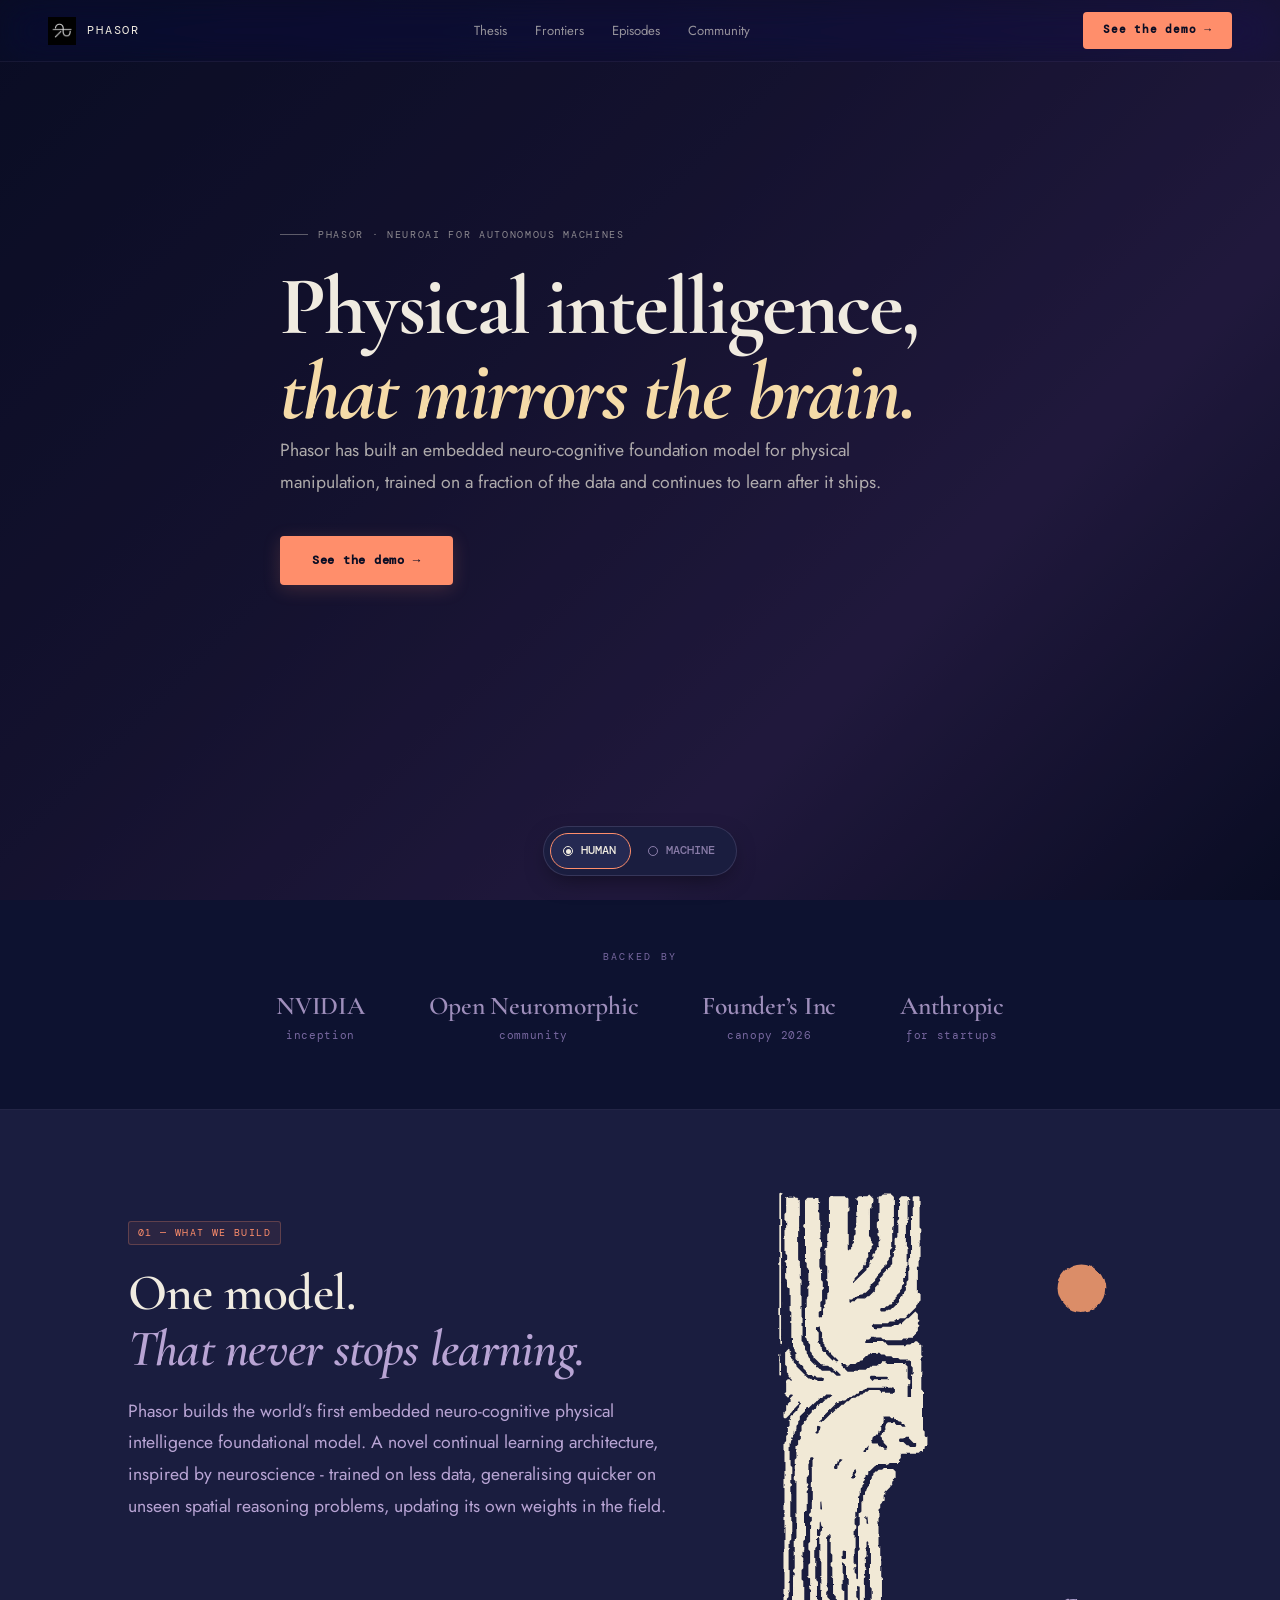
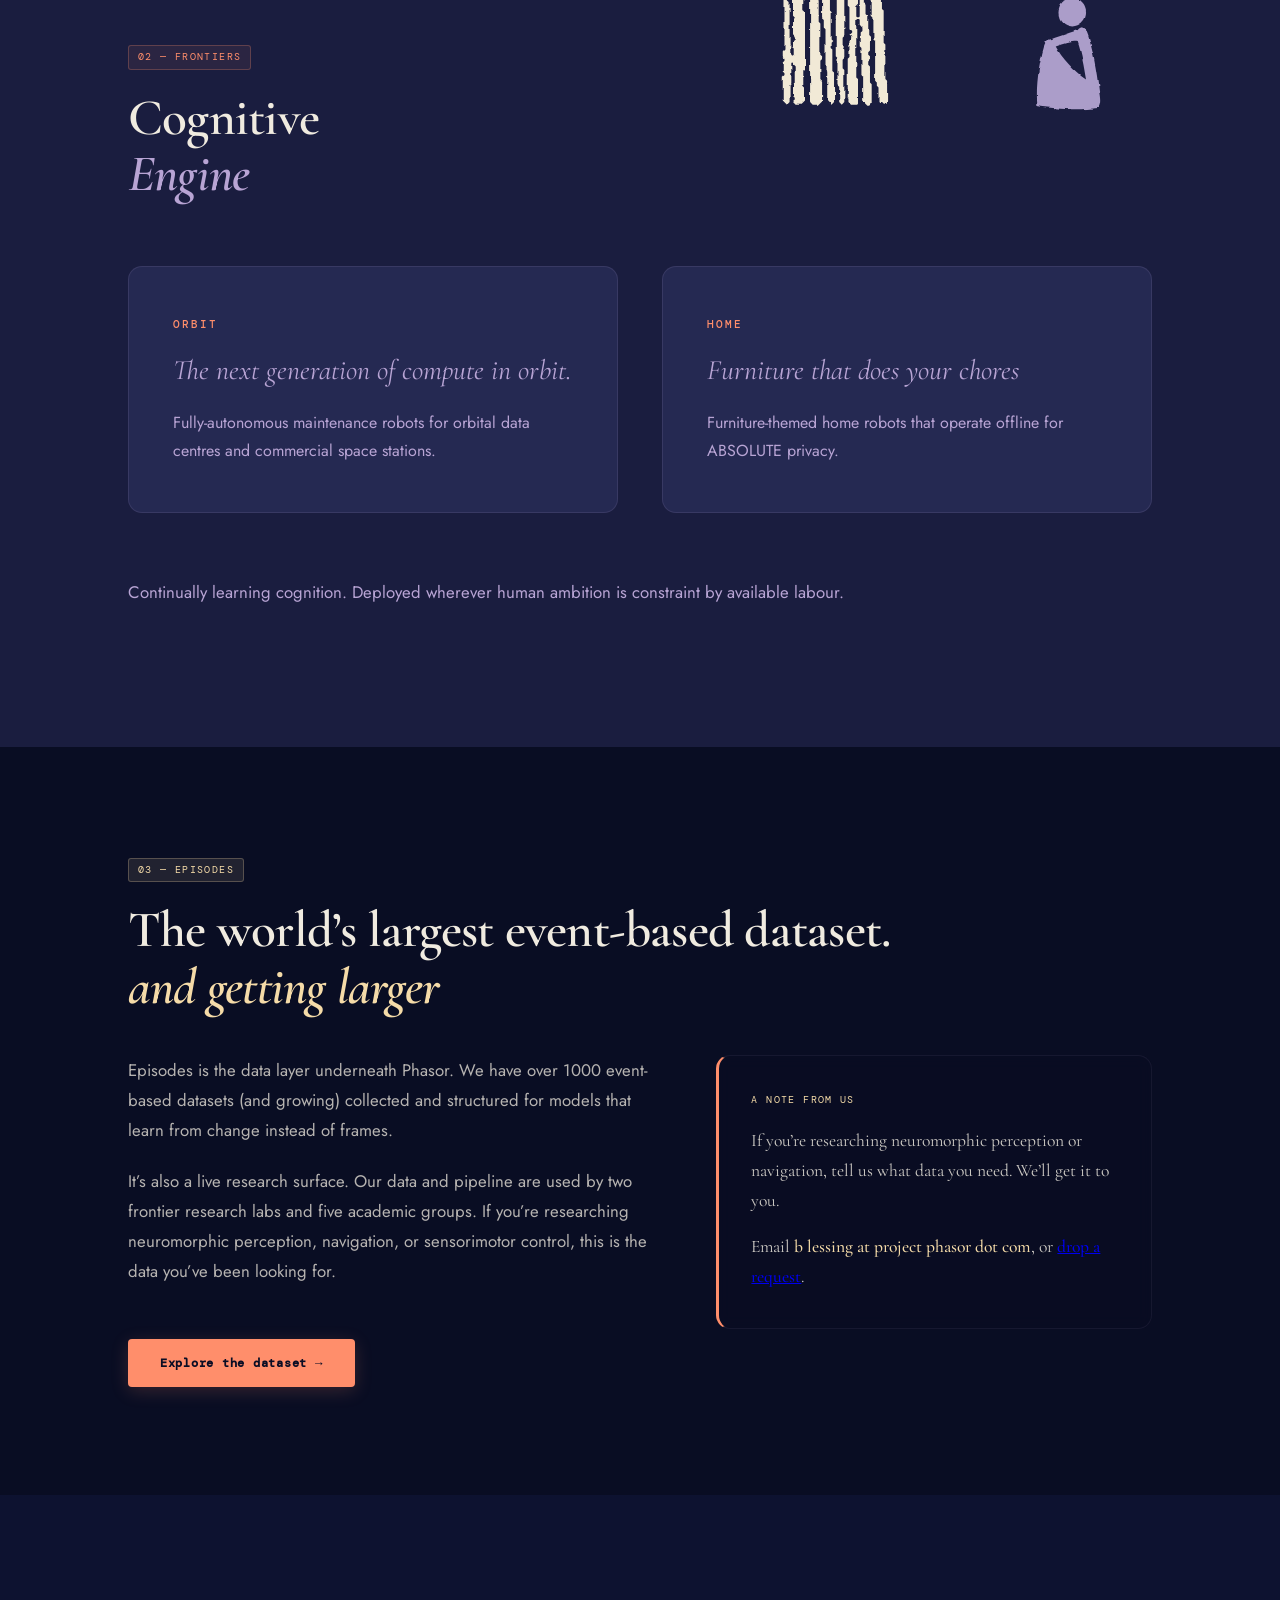
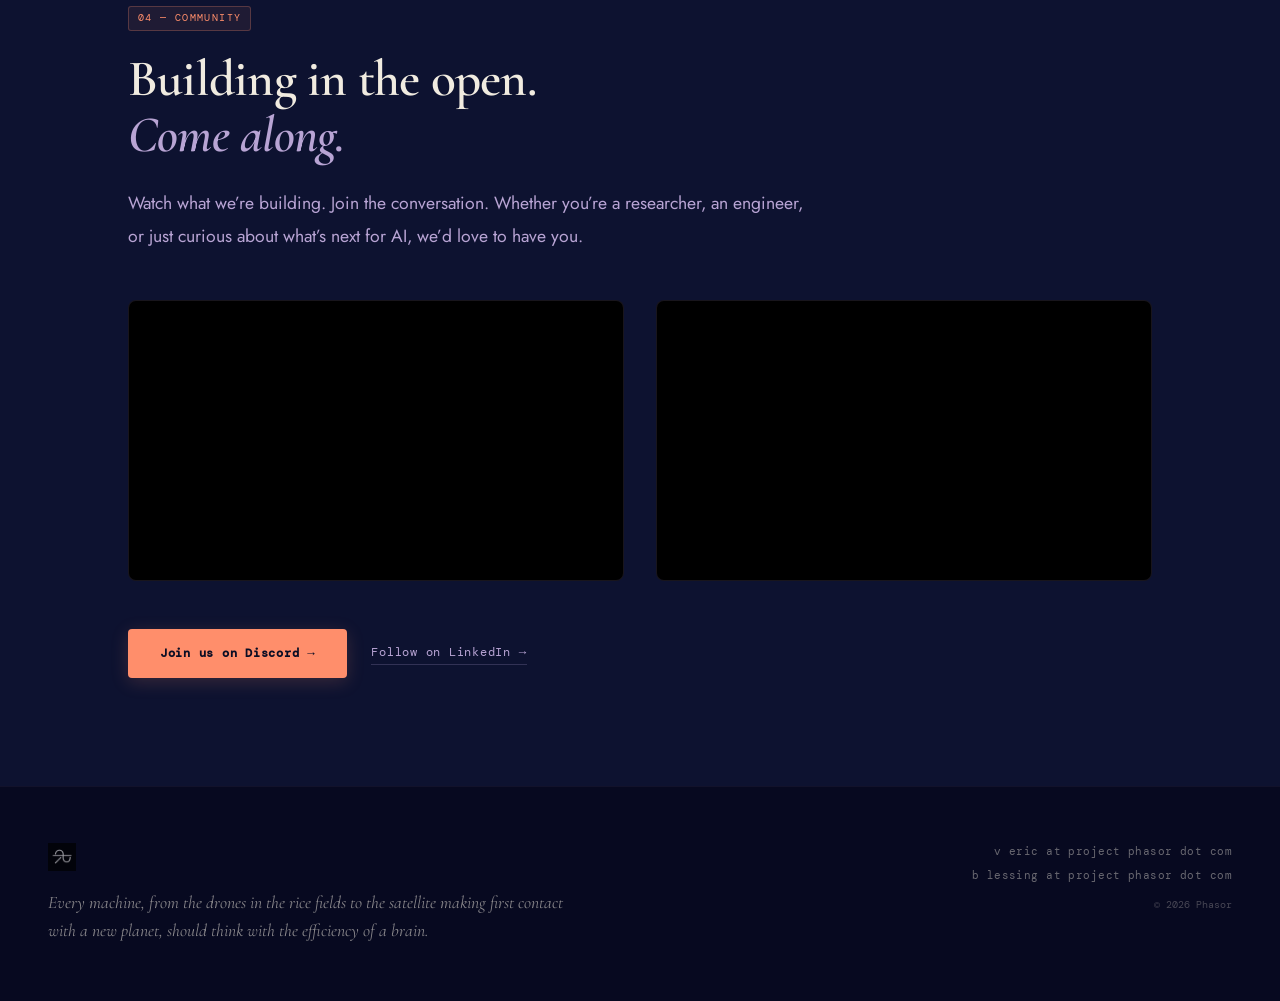
<file: index.html>
<!DOCTYPE html>
<html lang="en">
<head>
<meta charset="UTF-8"/>
<meta name="viewport" content="width=device-width, initial-scale=1.0"/>
<title>Phasor — NeuroAI for autonomous machines</title>
<meta name="description" content="Bio-inspired continuously learning robotic foundation model for physical manipulation. Built to run on watts where conventional AI burns kilowatts."/>
<link href="https://fonts.googleapis.com/css2?family=Cormorant+Garamond:ital,wght@0,400;0,500;0,600;0,700;1,400;1,600&family=DM+Mono:wght@300;400;500&family=Jost:wght@300;400;500;600&display=swap" rel="stylesheet"/>
<link rel="icon" type="image/png" href="logo.png"/>
<link rel="stylesheet" href="style.css"/>
<link rel="stylesheet" href="cursor-trail.css"/>
<link rel="stylesheet" href="machine.css"/>
</head>
<body>


<nav id="nav">
  <a href="#hero" class="nav-logo">
    <img src="logo.png" alt="Phasor"/>
    <span class="nav-wm">Phasor</span>
  </a>
  <ul class="nav-links">
    <li><a href="#thesis">Thesis</a></li>
    <li><a href="#beachheads">Frontiers</a></li>
    <li><a href="#episodes">Episodes</a></li>
    <li><a href="#community">Community</a></li>
  </ul>
  <a href="/demo" class="nav-cta">See the demo &rarr;</a>
  <button class="nav-burger" onclick="toggleMenu()" aria-label="Menu"><span></span><span></span><span></span></button>
</nav>
<div class="mob" id="mob">
  <a href="#thesis" onclick="closeMob()">Thesis</a>
  <a href="#beachheads" onclick="closeMob()">Beachheads</a>
  <a href="#episodes" onclick="closeMob()">Episodes</a>
  <a href="#community" onclick="closeMob()">Community</a>
  <a href="https://projectphasor.blogspot.com" target="_blank" onclick="closeMob()">Blog</a>
</div>

<!-- HERO -->
<section id="hero" class="hero">
  <video class="hero-video" autoplay muted loop playsinline>
    <source src="aurora_background.mp4" type="video/mp4"/>
  </video>
  <div class="hero-bg-dither"></div>
  <div class="hero-overlay"></div>
  <div class="container">
    <div class="hero-in">
      <div class="eyebrow hero-eyebrow"><span class="eyebrow-line"></span>Phasor &middot; NeuroAI for autonomous machines</div>
      <h1>Physical intelligence, <em>that mirrors the brain.</em></h1>
      <p class="hdesc">Phasor has built an embedded neuro-cognitive foundation model for physical manipulation, trained on a fraction of the data and continues to learn after it ships.</p>
      <div class="hact">
        <a href="/demo" class="btn-p">See the demo &rarr;</a>
      </div>
    </div>
  </div>
</section>

<!-- BACKED BY -->
<section class="sec-backed">
  <div class="container">
    <div class="backed-label reveal">Backed by</div>
    <div class="backed-row reveal">
      <div class="backed-item">
        <div class="backed-mark">NVIDIA</div>
        <div class="backed-cap">Inception</div>
      </div>
      <div class="backed-item">
        <div class="backed-mark">Open Neuromorphic</div>
        <div class="backed-cap">community</div>
      </div>
      <div class="backed-item">
        <div class="backed-mark">Founder&rsquo;s Inc</div>
        <div class="backed-cap">Canopy 2026</div>
      </div>
      <div class="backed-item">
        <div class="backed-mark">Anthropic</div>
        <div class="backed-cap">for startups</div>
      </div>
    </div>
  </div>
</section>

<!-- 01 — WHAT WE BUILD -->
<section id="thesis" class="sec-thesis">
  <div class="container">
    <div class="stag">01 &mdash; What we build</div>
    <h2>One model.<br/><em>That never stops learning.</em></h2>
    <p class="olead reveal">Phasor builds the world&rsquo;s first embedded neuro-cognitive physical intelligence foundational model. A novel continual learning architecture, inspired by neuroscience &dash; trained on less data, generalising quicker on unseen spatial reasoning problems, updating its own weights in the field.</p>
  </div>
  <div class="thesis-art" aria-hidden="true"><img src="assets/wood-stamp-tree.svg" alt=""/></div>
</section>

<!-- 02 — FRONTIERS -->
<section id="beachheads" class="sec-markets">
  <div class="container">
    <div class="stag">02 &mdash; Frontiers</div>
    <h2>Cognitive<br/><em>Engine</em></h2>

    <div class="beachheads-grid">
      <div class="market-block reveal">
        <div class="market-eyebrow">ORBIT</div>
        <div class="market-phrase"><em>The next generation of compute in orbit.</em></div>
        <p class="market-receipt">Fully-autonomous maintenance robots for orbital data centres and commercial space stations.</p>
      </div>
      <div class="market-block reveal">
        <div class="market-eyebrow">HOME</div>
        <div class="market-phrase"><em>Furniture that does your chores</em></div>
        <p class="market-receipt">Furniture-themed home robots that operate offline for ABSOLUTE privacy.</p>
      </div>
    </div>

    <p class="markets-close reveal">Continually learning cognition. Deployed wherever human ambition is constraint by available labour.</p>
  </div>
</section>

<!-- 03 — EPISODES -->
<section id="episodes" class="sec-episodes">
  <video class="sec-video" autoplay muted loop playsinline>
    <source src="aurora_episodes.mp4" type="video/mp4"/>
  </video>
  <div class="sec-video-overlay"></div>
  <div class="container">
    <div class="stag">03 &mdash; Episodes</div>
    <h2>The world&rsquo;s largest event-based dataset.<br/><em>and getting larger</em></h2>

    <div class="ep-grid">
      <div class="ep-main reveal">
        <p class="ep-body">Episodes is the data layer underneath Phasor. We have over 1000 event-based datasets (and growing) collected and structured for models that learn from change instead of frames.</p>
        <p class="ep-body">It&rsquo;s also a live research surface. Our data and pipeline are used by two frontier research labs and five academic groups. If you&rsquo;re researching neuromorphic perception, navigation, or sensorimotor control, this is the data you&rsquo;ve been looking for.</p>
        <a href="/demo" class="btn-p" style="margin-top:32px">Explore the dataset &rarr;</a>
      </div>

      <div class="ep-side">
        <div class="audience-callout reveal">
          <div class="callout-label">A note from us</div>
          <p>If you&rsquo;re researching neuromorphic perception or navigation, tell us what data you need. We&rsquo;ll get it to you.</p>
          <p class="callout-action">Email <strong>b lessing at project phasor dot com</strong>, or <strong><a href="https://forms.gle/1LyWTbGqs5ukFEgt9" target="_blank">drop a request</a></strong>.</p>
        </div>
      </div>
    </div>
  </div>
</section>

<!-- 04 — COMMUNITY -->
<section id="community" class="sec-community">
  <div class="container">
    <div class="stag">04 &mdash; Community</div>
    <h2>Building in the open.<br/><em>Come along.</em></h2>
    <p class="community-desc reveal">Watch what we&rsquo;re building. Join the conversation. Whether you&rsquo;re a researcher, an engineer, or just curious about what&rsquo;s next for AI, we&rsquo;d love to have you.</p>

    <div class="videos-grid">
      <div class="video-wrap reveal">
        <iframe
          src="https://www.youtube.com/embed/cXKOdgu0huE"
          title="Phasor Video 1"
          frameborder="0"
          allow="accelerometer; autoplay; clipboard-write; encrypted-media; gyroscope; picture-in-picture; web-share"
          allowfullscreen>
        </iframe>
      </div>
      <div class="video-wrap reveal">
        <iframe
          src="https://www.youtube.com/embed/vZ0mlHpSeD0"
          title="Phasor Video 2"
          frameborder="0"
          allow="accelerometer; autoplay; clipboard-write; encrypted-media; gyroscope; picture-in-picture; web-share"
          allowfullscreen>
        </iframe>
      </div>
    </div>

    <div class="community-links reveal">
      <a href="https://discord.gg/kn6AX8V5dM" class="btn-p" target="_blank">Join us on Discord &rarr;</a>
      <a href="https://www.linkedin.com/company/project-phasor" class="btn-g" target="_blank">Follow on LinkedIn &rarr;</a>
    </div>
  </div>
</section>

<footer>
  <div class="fin">
    <div>
      <img src="logo.png" class="flogo" alt="Phasor"/>
      <p class="fvision"><em>Every machine, from the drones in the rice fields to the satellite making first contact with a new planet, should think with the efficiency of a brain.</em></p>
    </div>
    <div class="fr2">
      <div class="fcontact">
        <span>v eric at project phasor dot com</span>
        <span>b lessing at project phasor dot com</span>
      </div>
      <div class="fcopy">&copy; 2026 Phasor</div>
    </div>
  </div>
</footer>

<script src="main.js"></script>

<!-- ===== HUMAN / MACHINE TOGGLE ===== -->
<div class="mode-toggle" role="group" aria-label="Display mode">
  <button type="button" data-mode="human" aria-pressed="true">
    <span class="dot" aria-hidden="true"></span>HUMAN
  </button>
  <button type="button" data-mode="machine" aria-pressed="false">
    <span class="dot" aria-hidden="true"></span>MACHINE
  </button>
</div>
<div class="machine-overlay" aria-hidden="false">
  <button type="button" class="machine-copy" aria-label="Copy machine-readable content">
    <svg viewBox="0 0 24 24" fill="none" stroke="currentColor" stroke-width="2" stroke-linecap="round" stroke-linejoin="round" aria-hidden="true"><rect width="14" height="14" x="8" y="8" rx="2" ry="2"/><path d="M4 16c-1.1 0-2-.9-2-2V4c0-1.1.9-2 2-2h10c1.1 0 2 .9 2 2"/></svg>
    <span class="label">Copy</span>
  </button>
  <article class="machine-doc">
    <h1>Phasor</h1>
    <p>NeuroAI for autonomous machines. Bio-inspired perception and navigation for spacecraft, defense aircraft, and self-driving cars. Built to run on watts where conventional AI burns kilowatts.</p>

    <h2>Site</h2>
    <ul>
      <li><a href="https://projectphasor.com/">Home</a> &mdash; https://projectphasor.com/</li>
      <li><a href="https://projectphasor.com/demo">Demo</a> &mdash; https://projectphasor.com/demo</li>
      <li><a href="https://www.youtube.com/@ProjectPhasor">YouTube</a> &mdash; https://www.youtube.com/@ProjectPhasor</li>
    </ul>

    <h2>Backed by</h2>
    <ul>
      <li>IBM &mdash; advisors</li>
      <li>Johns Hopkins &mdash; advisors</li>
      <li>Neuromorphicsm &mdash; advisors</li>
      <li>OpenNeuromorphic &mdash; community</li>
      <li>Founder&rsquo;s Inc &mdash; Canopy 2026</li>
      <li>Anthropic &mdash; for startups</li>
    </ul>

    <h2>What we build</h2>
    <p>Phasor builds the world&rsquo;s first embedded neuro-cognitive robotic foundational model. A novel continual learning architecture, inspired by neuroscience &mdash; trained on less data, generalising quicker on unseen spatial reasoning problems, updating its own weights in the field.</p>
    <p>Chip-agnostic by design. Runs on whichever brain-inspired silicon wins. BrainChip is our first design partner.</p>

    <h2>Beachheads</h2>
    <h3>Orbit &mdash; The next generation of compute lives above the atmosphere</h3>
    <p>Fully-autonomous maintenance robots for orbital data centres and commercial space stations.</p>
    <h3>Home &mdash; A home that helps without watching</h3>
    <p>Furniture robots that run offline. Absolute privacy, zero cloud.</p>
    <p>One model. Continually learning. Deployed wherever the constraint on human ambition is a hand that isn&rsquo;t there yet.</p>

    <h2>Episodes</h2>
    <p>Episodes is the data layer underneath Phasor &mdash; 652 event-based datasets, collected and structured for models that learn from change instead of frames. It&rsquo;s how we train NeuroAI.</p>
    <p>It&rsquo;s also a live research surface. Used by one frontier research lab and four academic groups, all training their own models on it. If you&rsquo;re researching neuromorphic perception, navigation, or sensorimotor control, this is the data you&rsquo;ve been looking for.</p>
    <ul>
      <li><a href="https://projectphasor.com/demo">Explore the dataset</a></li>
      <li><a href="https://forms.gle/1LyWTbGqs5ukFEgt9">Request data (Google Form)</a></li>
    </ul>

    <h2>Community</h2>
    <ul>
      <li>Discord: <a href="https://discord.gg/kn6AX8V5dM">discord.gg/kn6AX8V5dM</a></li>
      <li>LinkedIn: <a href="https://www.linkedin.com/company/project-phasor">linkedin.com/company/project-phasor</a></li>
    </ul>

    <h2>Contact</h2>
    <ul>
      <li>v eric at project phasor dot com</li>
      <li>b lessing at project phasor dot com</li>
    </ul>

    <h2>Vision</h2>
    <p>Every machine &mdash; the car driving you home through a midnight blizzard, the satellite making first contact with a new planet &mdash; should think with the efficiency of a brain.</p>

    <h2>Meta</h2>
    <p>Copyright &copy; 2026 Phasor. Press <code>/</code> to toggle MACHINE mode. Press <code>Esc</code> to return to HUMAN.</p>
  </article>
</div>

<script type="module" src="hero-shader.js"></script>
<script src="cursor-trail.js"></script>
<script src="machine.js"></script>
</body>
</html>
</file>
<file: style.css>
:root{
  /* ===== PRE-DAWN INDIGO PALETTE ===== */
  --bg:#0d1230;            /* deep indigo base */
  --bg2:#1a1d3f;           /* mid indigo panel */
  --bg3:#252952;           /* lighter indigo card */
  --bgd:#0a0d24;           /* hero / deepest */
  --bgdd:#070920;          /* footer / deepest dark */

  --b:rgba(184,164,212,.13);
  --bm:rgba(184,164,212,.22);

  --red:#ff8e6b;           /* coral peach — primary accent */
  --org:#f5dba8;           /* pale gold — secondary highlight */

  --wb:#b8a4d4;            /* lavender — mid text */
  --wm:#9484b5;
  --wl:#7868a0;
  --wp:rgba(184,164,212,.07);

  --tx:#f0ebe0;            /* warm cream — primary text on dark bg */
  --txm:#b8a4d4;           /* lavender — secondary text */
  --txd:#7868a0;           /* faded text */
  --txl:#5e547d;

  --fs:'Cormorant Garamond',Georgia,serif;
  --fm:'DM Mono',monospace;
  --fn:'Jost',system-ui,sans-serif;

  --hero-overlay:rgba(10,13,36,0.35);
  --hero-text:#f0ebe0;
}
*,*::before,*::after{box-sizing:border-box;margin:0;padding:0}
html{scroll-behavior:smooth;scroll-padding-top:62px}
body{background:var(--bg);color:var(--tx);font-family:var(--fn);line-height:1.65;overflow-x:hidden}
.container{max-width:1120px;margin:0 auto;padding:0 48px;position:relative;z-index:1}
section{padding:108px 0;position:relative;z-index:1}

/* NAV — default liquid crystal (over hero) */
nav{position:fixed;top:0;left:0;right:0;z-index:200;height:62px;display:flex;align-items:center;justify-content:space-between;padding:0 48px;background:rgba(10,13,36,.25);backdrop-filter:blur(20px) saturate(1.6);-webkit-backdrop-filter:blur(20px) saturate(1.6);border-bottom:1px solid rgba(184,164,212,.08);transition:background .4s,box-shadow .3s,border-color .4s,backdrop-filter .4s}
.nav-logo{display:flex;align-items:center;gap:11px;text-decoration:none}
.nav-logo img{height:28px;filter:invert(1) brightness(.95);transition:filter .4s}
.nav-wm{font-family:var(--fm);font-size:.72rem;letter-spacing:.16em;text-transform:uppercase;color:var(--hero-text);transition:color .4s}
.nav-links{display:flex;gap:28px;list-style:none}
.nav-links a{font-size:.82rem;color:rgba(240,235,224,.6);text-decoration:none;transition:color .2s}
.nav-links a:hover{color:var(--hero-text)}
.nav-cta{font-family:var(--fm);font-size:.71rem;letter-spacing:.07em;background:var(--red);color:#0a0d24;padding:9px 20px;border-radius:4px;text-decoration:none;font-weight:600;transition:background .2s}
.nav-cta:hover{background:var(--org)}
.nav-burger{display:none;background:none;border:none;cursor:pointer;flex-direction:column;gap:5px;padding:4px}
.nav-burger span{display:block;width:22px;height:1.5px;background:rgba(240,235,224,.65);border-radius:2px;transition:background .4s}
.mob{display:none;position:fixed;top:62px;left:0;right:0;z-index:199;background:rgba(10,13,36,.5);backdrop-filter:blur(20px) saturate(1.6);-webkit-backdrop-filter:blur(20px) saturate(1.6);border-bottom:1px solid rgba(184,164,212,.08);flex-direction:column;padding:12px 24px 20px;transition:background .4s}
.mob.open{display:flex}
.mob a{font-size:1rem;color:rgba(240,235,224,.7);text-decoration:none;padding:13px 0;border-bottom:1px solid rgba(184,164,212,.08);transition:color .4s,border-color .4s}

/* NAV — light state (after scrolling past hero).
   In our dark theme, this is a slightly denser version of the dark crystal —
   adds opacity and a glow so the nav stays legible against deep indigo. */
nav.nav-light{background:rgba(10,13,36,.7);backdrop-filter:blur(22px) saturate(1.5);-webkit-backdrop-filter:blur(22px) saturate(1.5);border-bottom-color:rgba(184,164,212,.12);box-shadow:0 2px 24px rgba(255,142,107,.06)}
nav.nav-light .nav-logo img{filter:invert(1) brightness(1)}
nav.nav-light .nav-wm{color:var(--hero-text)}
nav.nav-light .nav-links a{color:rgba(240,235,224,.7)}
nav.nav-light .nav-links a:hover{color:var(--hero-text)}
nav.nav-light .nav-burger span{background:rgba(240,235,224,.8)}
nav.nav-light ~ .mob{background:rgba(10,13,36,.75);backdrop-filter:blur(22px) saturate(1.5);-webkit-backdrop-filter:blur(22px) saturate(1.5);border-bottom-color:rgba(184,164,212,.12)}
nav.nav-light ~ .mob a{color:rgba(240,235,224,.7);border-bottom-color:rgba(184,164,212,.08)}

/* UTILS */
.stag{font-family:var(--fm);font-size:.62rem;letter-spacing:.14em;text-transform:uppercase;color:var(--red);background:rgba(255,142,107,.08);border:1px solid rgba(255,142,107,.25);padding:3px 9px;border-radius:3px;display:inline-block;margin-bottom:20px}
.stag-dark{color:var(--org);background:rgba(245,219,168,.1);border-color:rgba(245,219,168,.25)}
h2{font-family:var(--fs);font-weight:600;font-size:clamp(2.2rem,4vw,3.5rem);line-height:1.1;letter-spacing:-.015em;color:var(--tx);margin-bottom:18px}
h2 em{font-style:italic;color:var(--wb)}
h3{font-family:var(--fn);font-size:1rem;font-weight:600;color:var(--tx);margin-bottom:8px}
.eyebrow{display:inline-flex;align-items:center;gap:10px;font-family:var(--fm);font-size:.65rem;letter-spacing:.16em;text-transform:uppercase;color:var(--red);margin-bottom:22px}
.eyebrow-line{width:28px;height:1px;background:var(--red);flex-shrink:0}
.btn-p{display:inline-block;font-family:var(--fm);font-size:.78rem;letter-spacing:.06em;background:var(--red);color:#0a0d24;padding:14px 32px;border-radius:4px;text-decoration:none;font-weight:600;transition:background .2s,transform .15s,box-shadow .2s;box-shadow:0 4px 18px rgba(255,142,107,.18)}
.btn-p:hover{background:var(--org);transform:translateY(-1px);box-shadow:0 6px 24px rgba(245,219,168,.24)}
.btn-g{display:inline-block;font-family:var(--fm);font-size:.78rem;letter-spacing:.06em;color:var(--wb);text-decoration:none;border-bottom:1px solid var(--bm);padding-bottom:2px;transition:color .2s,border-color .2s}
.btn-g:hover{color:var(--red);border-bottom-color:var(--red)}
.reveal{opacity:0;transform:translateY(18px);transition:opacity .55s ease,transform .55s ease;transition-delay:var(--reveal-delay,0ms)}
.reveal.visible{opacity:1;transform:translateY(0)}

/* HERO */
.hero{min-height:100vh;display:flex;align-items:center;padding-top:0;overflow:hidden;position:relative;background:linear-gradient(135deg,#0a0d24 0%,#1a1535 40%,#2d1f4a 70%,#0a0d24 100%)}
.hero-video{position:absolute;inset:0;width:100%;height:100%;object-fit:cover;z-index:0;opacity:.35}
.hero-bg-dither{position:absolute;inset:0;width:100%;height:100%;z-index:0}
.hero-bg-dither canvas{display:block;width:100%;height:100%}
.hero-overlay{position:absolute;inset:0;background:var(--hero-overlay);z-index:1}
.hero-in{position:relative;z-index:2;max-width:720px;padding-top:62px}
.hero h1{font-family:var(--fs);font-weight:700;font-size:clamp(3.2rem,6.5vw,5.5rem);line-height:1.02;letter-spacing:-.025em;color:var(--hero-text)}
.hero h1 em{color:var(--org)}
.hero-eyebrow{color:rgba(240,235,224,.55)}
.hero-eyebrow .eyebrow-line{background:rgba(240,235,224,.35)}
.hdesc{font-size:1.1rem;color:rgba(240,235,224,.7);line-height:1.8;max-width:620px;margin-bottom:38px}
.hact{display:flex;gap:20px;align-items:center;flex-wrap:wrap;margin-bottom:52px}
.hero-btn-g{color:rgba(240,235,224,.6);border-bottom-color:rgba(240,235,224,.3)}
.hero-btn-g:hover{color:var(--hero-text);border-bottom-color:var(--hero-text)}
@keyframes fadeUp{from{opacity:0;transform:translateY(22px)}to{opacity:1;transform:translateY(0)}}
.hero-in>*{animation:fadeUp .7s ease both}
.hero-in>*:nth-child(1){animation-delay:.05s}
.hero-in>*:nth-child(2){animation-delay:.15s}
.hero-in>*:nth-child(3){animation-delay:.25s}
.hero-in>*:nth-child(4){animation-delay:.38s}

/* BACKED BY — trust strip directly below hero */
.sec-backed{padding:48px 0 64px;background:var(--bg);border-bottom:1px solid var(--b)}
.backed-label{font-family:var(--fm);font-size:.65rem;letter-spacing:.22em;text-transform:uppercase;color:var(--txd);text-align:center;margin-bottom:28px}
.backed-row{display:flex;align-items:center;justify-content:center;gap:64px;flex-wrap:wrap}
.backed-item{display:flex;flex-direction:column;align-items:center;gap:8px}
.backed-mark{font-family:var(--fs);font-weight:600;font-size:1.6rem;letter-spacing:-.01em;color:var(--txm);line-height:1;opacity:.85;transition:opacity .2s,color .2s}
.backed-item:hover .backed-mark{opacity:1;color:var(--tx)}
.backed-cap{font-family:var(--fm);font-size:.68rem;letter-spacing:.06em;color:var(--txd);text-transform:lowercase}

/* 01 — THESIS */
.sec-thesis{background:var(--bg2);position:relative;padding-bottom:56px;z-index:2}
.thesis-art{position:absolute;right:160px;top:72px;bottom:-140px;width:44%;display:flex;justify-content:flex-end;pointer-events:none}
.thesis-art img{height:100%;width:auto;aspect-ratio:780/1170;max-width:100%;object-fit:contain;object-position:right top}
.sec-thesis .olead{max-width:56%}
.sec-thesis .olead+.olead{margin-top:0}
.olead{font-size:1.1rem;color:var(--txm);line-height:1.8;max-width:780px;margin-bottom:28px}
.olead:last-child{margin-bottom:0}

/* 02 — WHAT WE BUILD */
.sec-build{background:var(--bg);padding:96px 0}
.sec-build .olead{max-width:780px}

/* 03 — MARKETS / BEACHHEADS */
.sec-markets{background:var(--bg2);padding:64px 0 140px}
.markets-grid{display:grid;grid-template-columns:repeat(3,1fr);gap:36px;margin-top:48px;margin-bottom:56px}
.beachheads-grid{display:grid;grid-template-columns:repeat(2,minmax(0,1fr));gap:44px;margin-top:64px;margin-bottom:64px}
.beachheads-grid .market-block{padding:48px 44px}
.beachheads-grid .market-eyebrow{margin-bottom:20px}
.beachheads-grid .market-phrase{font-size:1.75rem;margin-bottom:22px}
.beachheads-grid .market-receipt{font-size:1rem}
.market-block{background:var(--bg3);border:1px solid var(--b);border-radius:14px;padding:30px 26px;transition:border-color .2s,transform .2s,box-shadow .2s}
.market-block:hover{border-color:var(--bm);transform:translateY(-3px);box-shadow:0 12px 32px -12px rgba(255,142,107,.15)}
.market-eyebrow{font-family:var(--fm);font-size:.7rem;letter-spacing:.18em;color:var(--red);margin-bottom:14px;font-weight:500}
.market-phrase{font-family:var(--fs);font-size:1.5rem;line-height:1.2;color:var(--tx);margin-bottom:18px}
.market-phrase em{font-style:italic;color:var(--wb)}
.market-receipt{font-size:.92rem;color:var(--txm);line-height:1.7}
.markets-close{font-size:1.05rem;color:var(--txm);line-height:1.8;max-width:880px;margin-top:0}

/* EPISODES */
.sec-episodes{background:var(--bgd);overflow:hidden}
.sec-video{position:absolute;inset:0;width:100%;height:100%;object-fit:cover;z-index:0;opacity:.55}
.sec-video-overlay{position:absolute;inset:0;background:rgba(10,13,36,0.55);z-index:1}
.sec-episodes .stag{color:var(--org);background:rgba(245,219,168,.1);border-color:rgba(245,219,168,.25)}
.sec-episodes h2{color:var(--hero-text)}
.sec-episodes h2 em{color:var(--org)}
.ep-grid{display:grid;grid-template-columns:1.1fr .9fr;gap:56px;margin-top:40px;align-items:start}
.ep-main{min-width:0}
.ep-body{font-size:1.05rem;color:rgba(240,235,224,.75);line-height:1.8;margin-bottom:20px}
.ep-side{display:flex;flex-direction:column;gap:24px}
.pull-quote{border-left:3px solid var(--red);padding:24px 0 24px 28px;background:rgba(10,13,36,.45);backdrop-filter:blur(8px);-webkit-backdrop-filter:blur(8px);border-radius:0 12px 12px 0}
.pull-quote p{font-family:var(--fs);font-size:clamp(1.1rem,2vw,1.35rem);font-style:italic;color:rgba(240,235,224,.85);line-height:1.6}

/* CALLOUT */
.audience-callout{background:rgba(10,13,36,.55);backdrop-filter:blur(8px);-webkit-backdrop-filter:blur(8px);border-radius:14px;padding:36px 32px;border-left:3px solid var(--red);border:1px solid rgba(184,164,212,.08);border-left:3px solid var(--red)}
.callout-label{font-family:var(--fm);font-size:.62rem;letter-spacing:.14em;text-transform:uppercase;color:var(--org);margin-bottom:18px}
.audience-callout p{font-family:var(--fs);font-size:1.1rem;color:rgba(240,235,224,.85);line-height:1.7;margin-bottom:16px}
.audience-callout p:last-child{margin-bottom:0}
.callout-action{font-family:var(--fn);font-size:.9rem;color:rgba(240,235,224,.6);line-height:1.7}
.callout-action strong{color:var(--org);font-weight:500}

/* 05 — COMMUNITY (with videos) */
.sec-community{background:var(--bg);padding:108px 0}
.sec-community h2{margin-bottom:24px}
.community-desc{font-size:1.1rem;color:var(--txm);line-height:1.85;margin-bottom:48px;max-width:680px}
.videos-grid{display:grid;grid-template-columns:1fr 1fr;gap:32px;margin-bottom:48px}
.video-wrap{position:relative;width:100%;padding-bottom:56.25%;border-radius:8px;overflow:hidden;background:#000;border:1px solid var(--b)}
.video-wrap iframe{position:absolute;inset:0;width:100%;height:100%;border:none}
.community-links{display:flex;gap:24px;align-items:center;justify-content:flex-start;flex-wrap:wrap}

/* FOOTER */
footer{padding:56px 48px;background:var(--bgdd);border-top:1px solid rgba(184,164,212,.06)}
.fin{display:flex;justify-content:space-between;align-items:flex-start;gap:48px}
.flogo{height:28px;filter:invert(1) brightness(.95);opacity:.7;margin-bottom:18px;display:block}
.fdisc{font-size:.7rem;color:rgba(240,235,224,.32);line-height:1.65;max-width:480px}
.fvision{font-family:var(--fs);font-size:1.1rem;color:rgba(240,235,224,.55);line-height:1.6;max-width:540px}
.fvision em{font-style:italic}
.fcontact{display:flex;flex-direction:column;gap:6px;margin-bottom:12px}
.fcontact span{font-family:var(--fm);font-size:.68rem;letter-spacing:.04em;color:rgba(240,235,224,.42)}
.fcopy{font-family:var(--fm);font-size:.62rem;color:rgba(240,235,224,.28)}
.fr2{text-align:right}

/* Hide hero shader background when MACHINE mode is active */
body[data-mode="machine"] .hero-bg-dither{display:none}
/* Push the mode-toggle pill above mobile menu drawer on small screens */
@media(max-width:980px){
  .thesis-art{position:static;width:100%;height:340px;justify-content:center;margin-top:40px}
  .sec-thesis .olead{max-width:780px}
  .ep-grid{grid-template-columns:1fr}
  .markets-grid{grid-template-columns:1fr;gap:20px}
  .beachheads-grid{grid-template-columns:1fr;gap:20px}
  .videos-grid{grid-template-columns:1fr}
  .backed-row{gap:40px}
  section{padding:80px 0 72px}
  nav{padding:0 24px}
  .container{padding:0 24px}
  .nav-links,.nav-cta{display:none}
  .nav-burger{display:flex}
  footer{padding:36px 24px}
  .fin{flex-direction:column;gap:28px}
  .fr2{text-align:left}
}
@media(max-width:640px){
  h1{font-size:2.6rem}
  h2{font-size:2rem}
  .backed-row{display:grid;grid-template-columns:1fr 1fr;gap:32px}
  .community-links{flex-direction:column;align-items:stretch}
  .community-links a{text-align:center}
}
</file>
<file: cursor-trail.css>
/* Cursor trail — pixel-square trail that follows the mouse and fades out.
   Click-through layer above content; disabled on touch/reduced-motion. */
.cursor-trail-layer {
  position: fixed;
  inset: 0;
  pointer-events: none;
  z-index: 350;
  overflow: hidden;
}
.cursor-trail-px {
  position: absolute;
  width: 14px;
  height: 14px;
  background: #ff8e6b;
  border-radius: 1px;
  transform: translate(-50%, -50%);
  animation: cursorTrailFade 700ms ease-out forwards;
  will-change: opacity, transform;
  box-shadow: 0 0 8px rgba(255, 142, 107, 0.35);
}
@keyframes cursorTrailFade {
  0%   { opacity: 0.85; transform: translate(-50%, -50%) scale(1); }
  100% { opacity: 0;    transform: translate(-50%, -50%) scale(0.7); }
}

/* Disable on touch-only devices (no fine pointer = no cursor to trail). */
@media (hover: none), (pointer: coarse) {
  .cursor-trail-layer { display: none; }
}
@media (prefers-reduced-motion: reduce) {
  .cursor-trail-layer { display: none; }
}

/* Hide in MACHINE mode */
body[data-mode="machine"] .cursor-trail-layer { display: none; }
</file>
<file: machine.css>
/* HUMAN/MACHINE toggle pill — fixed to bottom of viewport.
   When MACHINE is active, .machine-overlay covers the page with a plain-text
   monospace document for AI scrapers / agents. */

.mode-toggle {
  position: fixed;
  bottom: 24px;
  left: 50%;
  transform: translateX(-50%);
  z-index: 500;
  display: inline-flex;
  align-items: center;
  gap: 4px;
  padding: 6px;
  background: #1a1d3f;
  border: 1px solid rgba(184,164,212,.18);
  border-radius: 999px;
  font-family: 'DM Mono', ui-monospace, SFMono-Regular, Menlo, monospace;
  font-size: 12px;
  font-weight: 500;
  letter-spacing: 0.05em;
  box-shadow: 0 8px 24px -8px rgba(0, 0, 0, 0.55);
}
.mode-toggle button {
  background: transparent;
  color: rgba(184,164,212,.7);
  border: 1px solid transparent;
  border-radius: 999px;
  padding: 7px 14px 7px 12px;
  display: inline-flex;
  align-items: center;
  gap: 8px;
  cursor: pointer;
  transition: color 180ms ease, background-color 180ms ease, border-color 180ms ease;
  font: inherit;
  text-transform: uppercase;
}
.mode-toggle button:hover { color: #f0ebe0; }
.mode-toggle button[aria-pressed="true"] {
  color: #f0ebe0;
  background: #252952;
  border-color: #ff8e6b;
}
.mode-toggle .dot {
  width: 10px;
  height: 10px;
  border-radius: 50%;
  border: 1.5px solid currentColor;
  flex-shrink: 0;
  position: relative;
}
.mode-toggle button[aria-pressed="true"] .dot::after {
  content: "";
  position: absolute;
  inset: 1.5px;
  border-radius: 50%;
  background: currentColor;
}

/* Machine overlay — covers the entire page in a black, monospace document.
   Hidden until <body data-mode="machine"> is set by the toggle script. */
.machine-overlay {
  position: fixed;
  inset: 0;
  z-index: 400;
  background: #070920;
  color: #d8d8da;
  overflow-y: auto;
  display: none;
  font-family: 'DM Mono', ui-monospace, SFMono-Regular, Menlo, monospace;
  font-size: 13px;
  line-height: 1.6;
  padding: 64px 32px 120px;
}
body[data-mode="machine"] .machine-overlay { display: block; }
body[data-mode="machine"] { overflow: hidden; }

.machine-doc {
  max-width: 880px;
  margin: 0 auto;
  word-break: break-word;
}

/* Copy-to-clipboard button — fixed inside the overlay so it's reachable
   while scrolling. */
.machine-copy {
  position: fixed;
  top: 24px;
  right: 24px;
  z-index: 401;
  display: inline-flex;
  align-items: center;
  gap: 8px;
  padding: 8px 12px;
  background: #1a1d3f;
  border: 1px solid rgba(184,164,212,.18);
  border-radius: 8px;
  color: rgba(184,164,212,.85);
  font-family: inherit;
  font-size: 12px;
  font-weight: 500;
  letter-spacing: 0.04em;
  cursor: pointer;
  transition: color 180ms ease, background-color 180ms ease, border-color 180ms ease;
}
.machine-copy:hover {
  color: #f0ebe0;
  background: #252952;
  border-color: rgba(184,164,212,.35);
}
.machine-copy svg { width: 14px; height: 14px; display: block; }
.machine-copy[data-state="copied"] {
  color: #f5dba8;
  border-color: #ff8e6b;
}

/* Subtle styling inside the doc — keep it Markdown-like but visually distinct. */
.machine-doc h1,
.machine-doc h2,
.machine-doc h3 {
  color: #f0ebe0;
  font-family: inherit;
  font-weight: 700;
  letter-spacing: 0;
  margin: 28px 0 6px;
}
.machine-doc h1 { font-size: 17px; }
.machine-doc h2 { font-size: 15px; color: #d4c8e8; }
.machine-doc h3 { font-size: 13px; color: #b8a4d4; }
.machine-doc h1::before { content: "# "; color: #7868a0; }
.machine-doc h2::before { content: "## "; color: #7868a0; }
.machine-doc h3::before { content: "### "; color: #7868a0; }
.machine-doc p { margin: 8px 0; }
.machine-doc a {
  color: #ff8e6b;
  text-decoration: none;
  border-bottom: 1px dotted #7868a0;
}
.machine-doc a:hover { color: #f5dba8; border-color: #f5dba8; }
.machine-doc ul {
  list-style: none;
  padding: 0;
  margin: 8px 0;
}
.machine-doc li { padding-left: 0; }
.machine-doc li::before { content: "- "; color: #7868a0; }
.machine-doc hr {
  border: 0;
  border-top: 1px dashed #2e2e51;
  margin: 28px 0;
}
.machine-doc code {
  background: #1a1d3f;
  border: 1px solid rgba(184,164,212,.18);
  border-radius: 3px;
  padding: 1px 5px;
  font-size: 12px;
}

@media (max-width: 600px) {
  .machine-overlay { padding: 48px 18px 120px; font-size: 12.5px; }
  .mode-toggle { font-size: 11px; }
  .mode-toggle button { padding: 6px 11px 6px 10px; }
}
</file>
